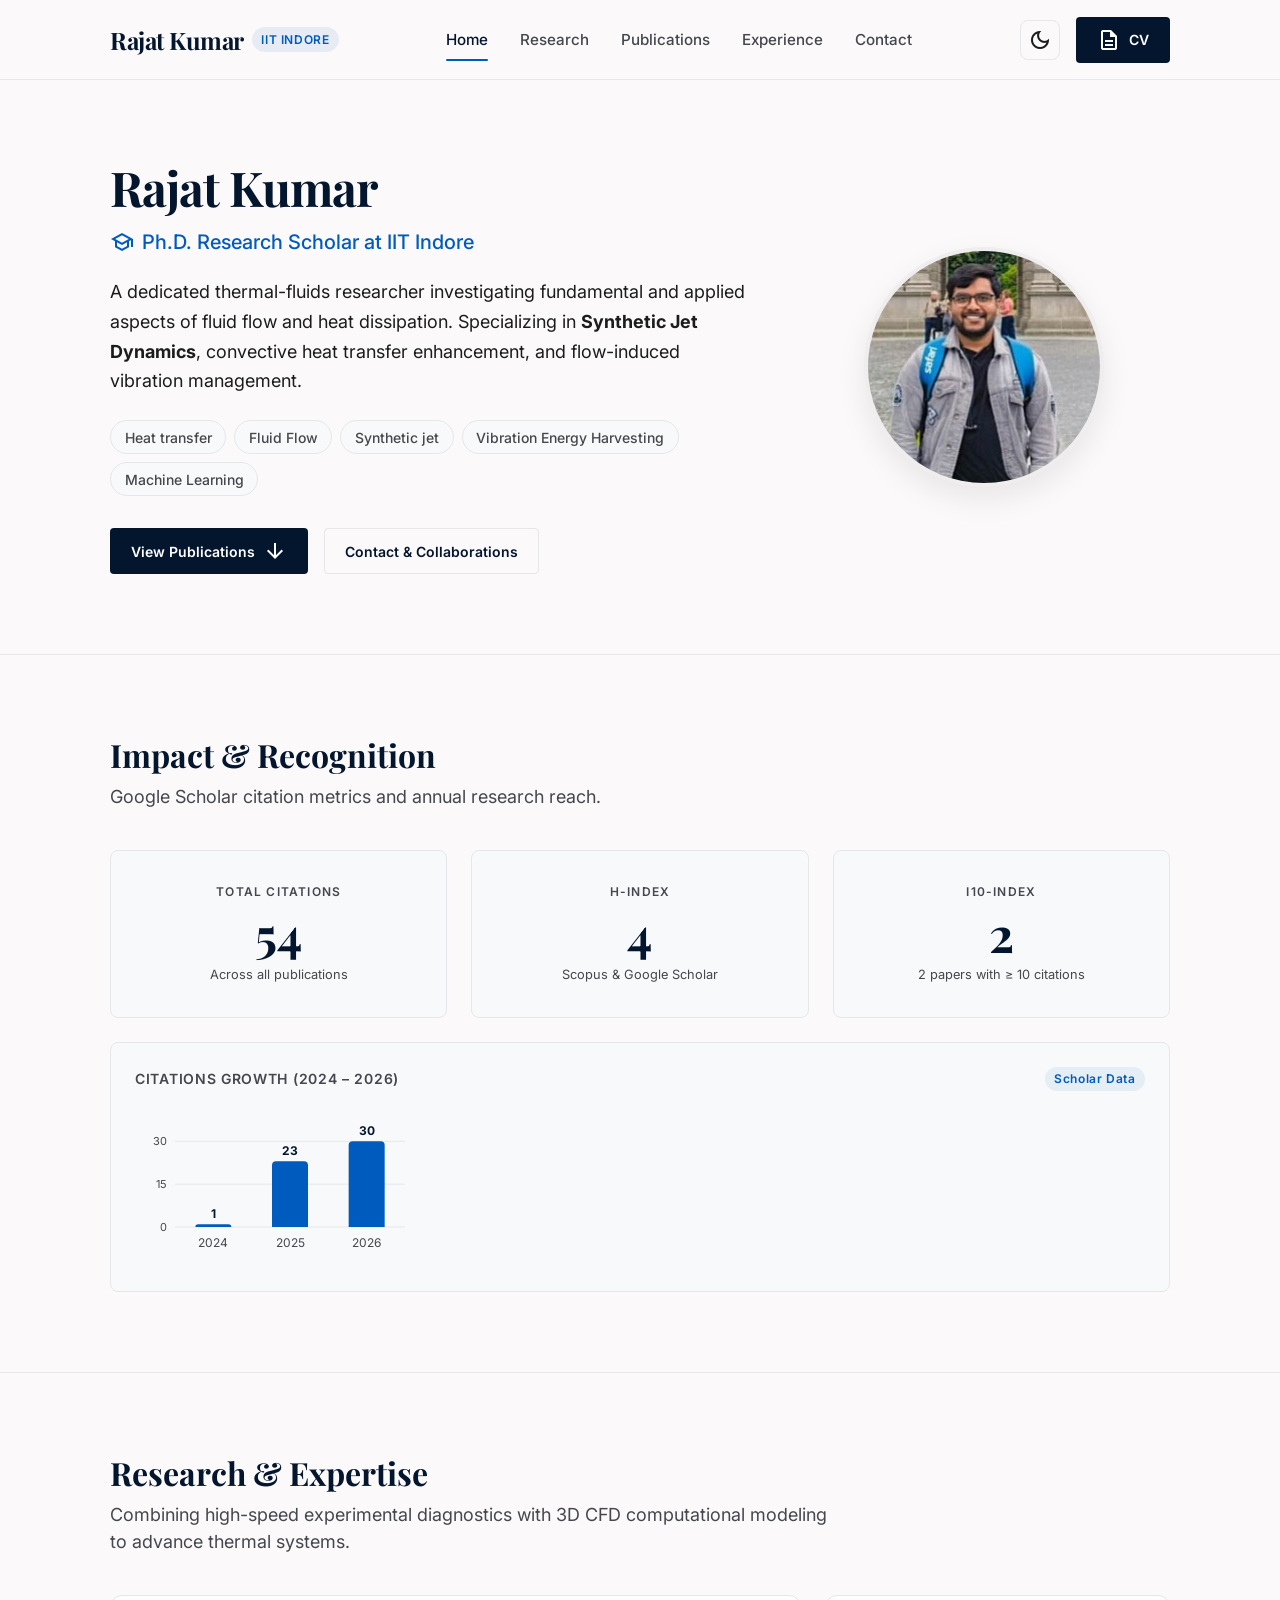
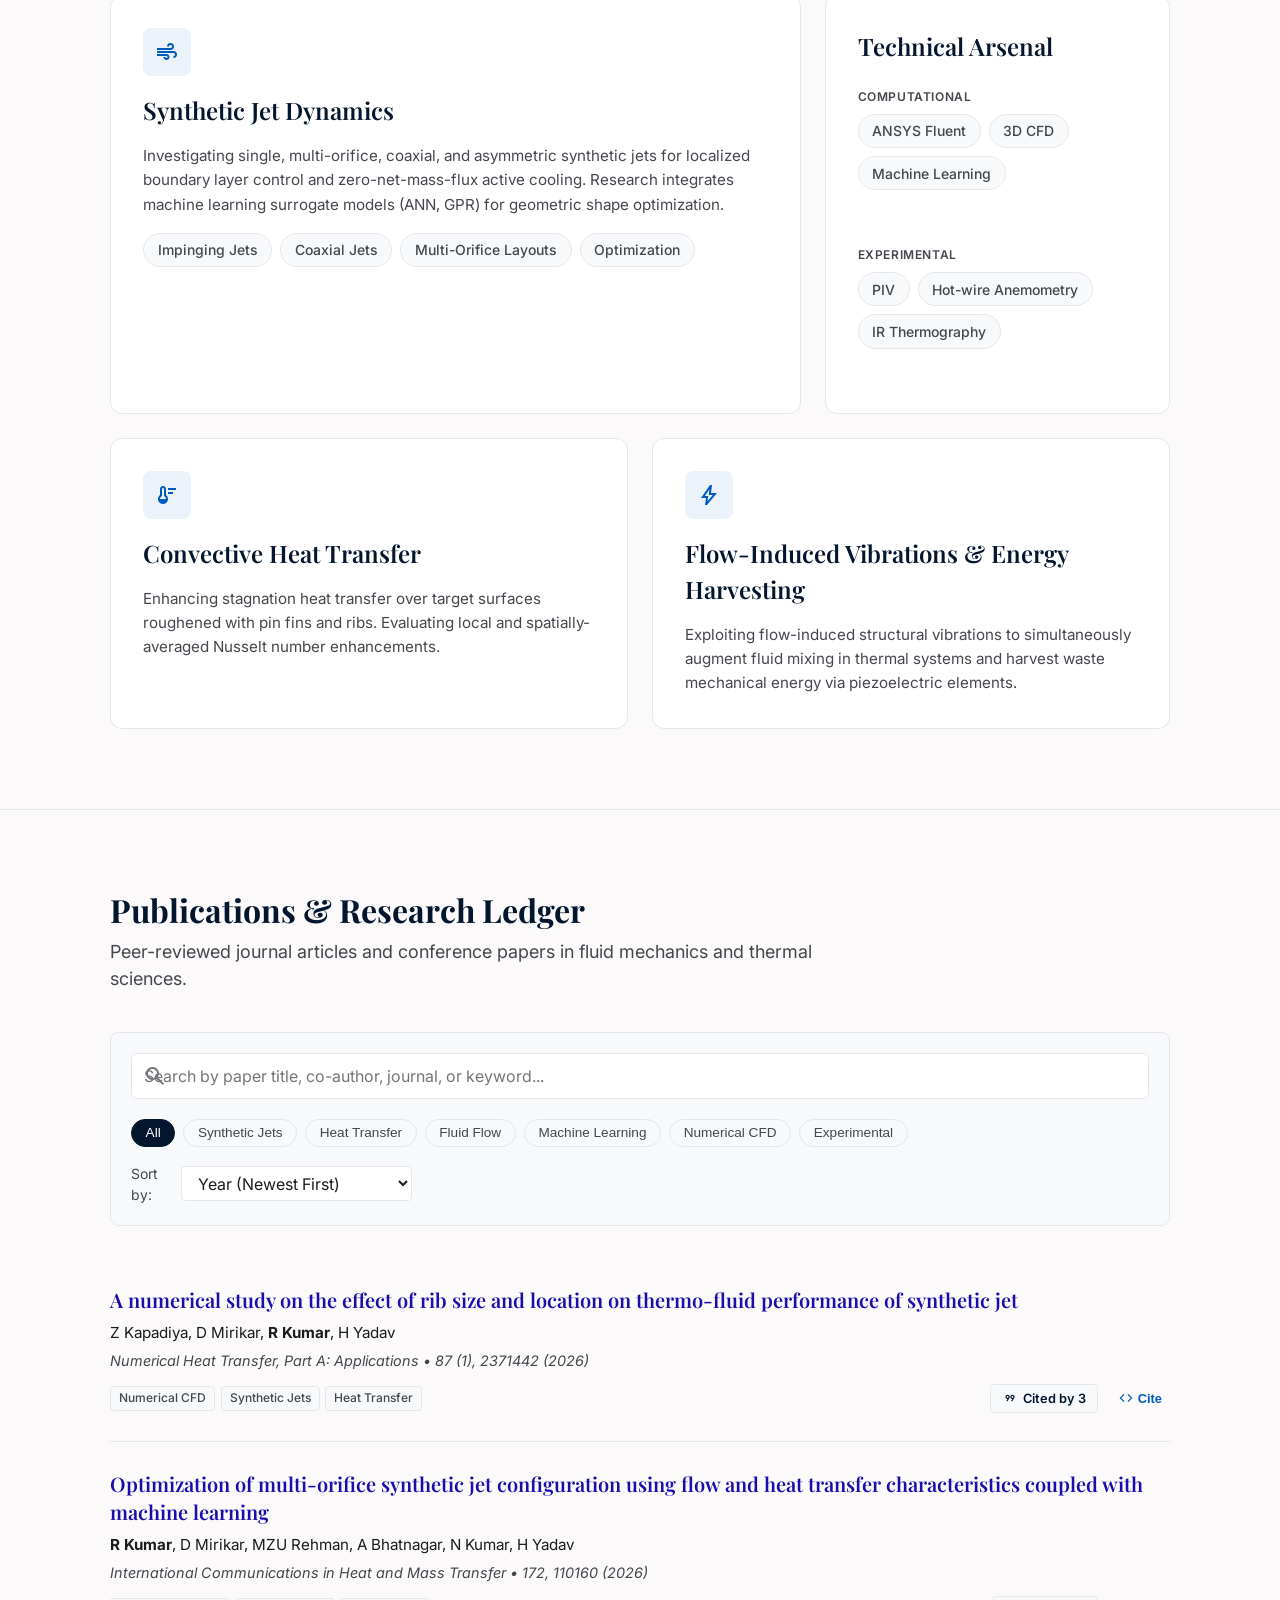
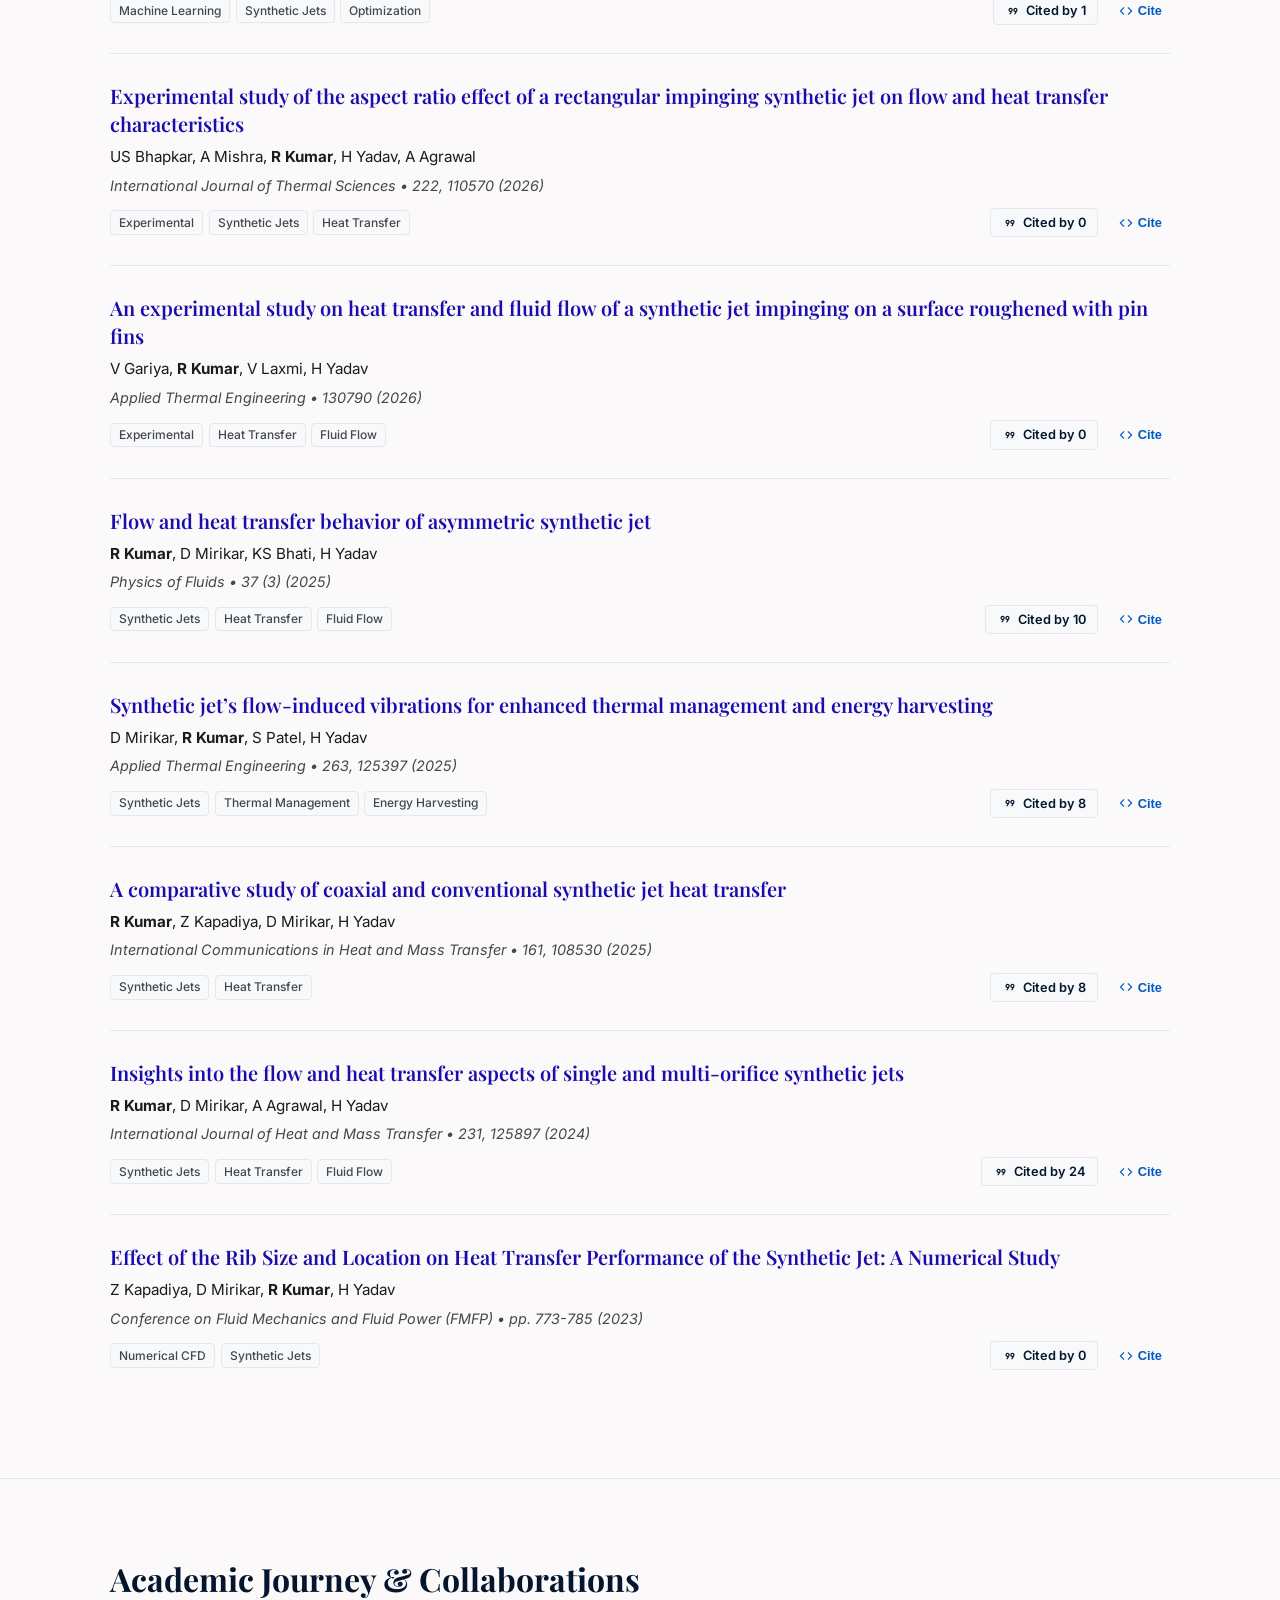
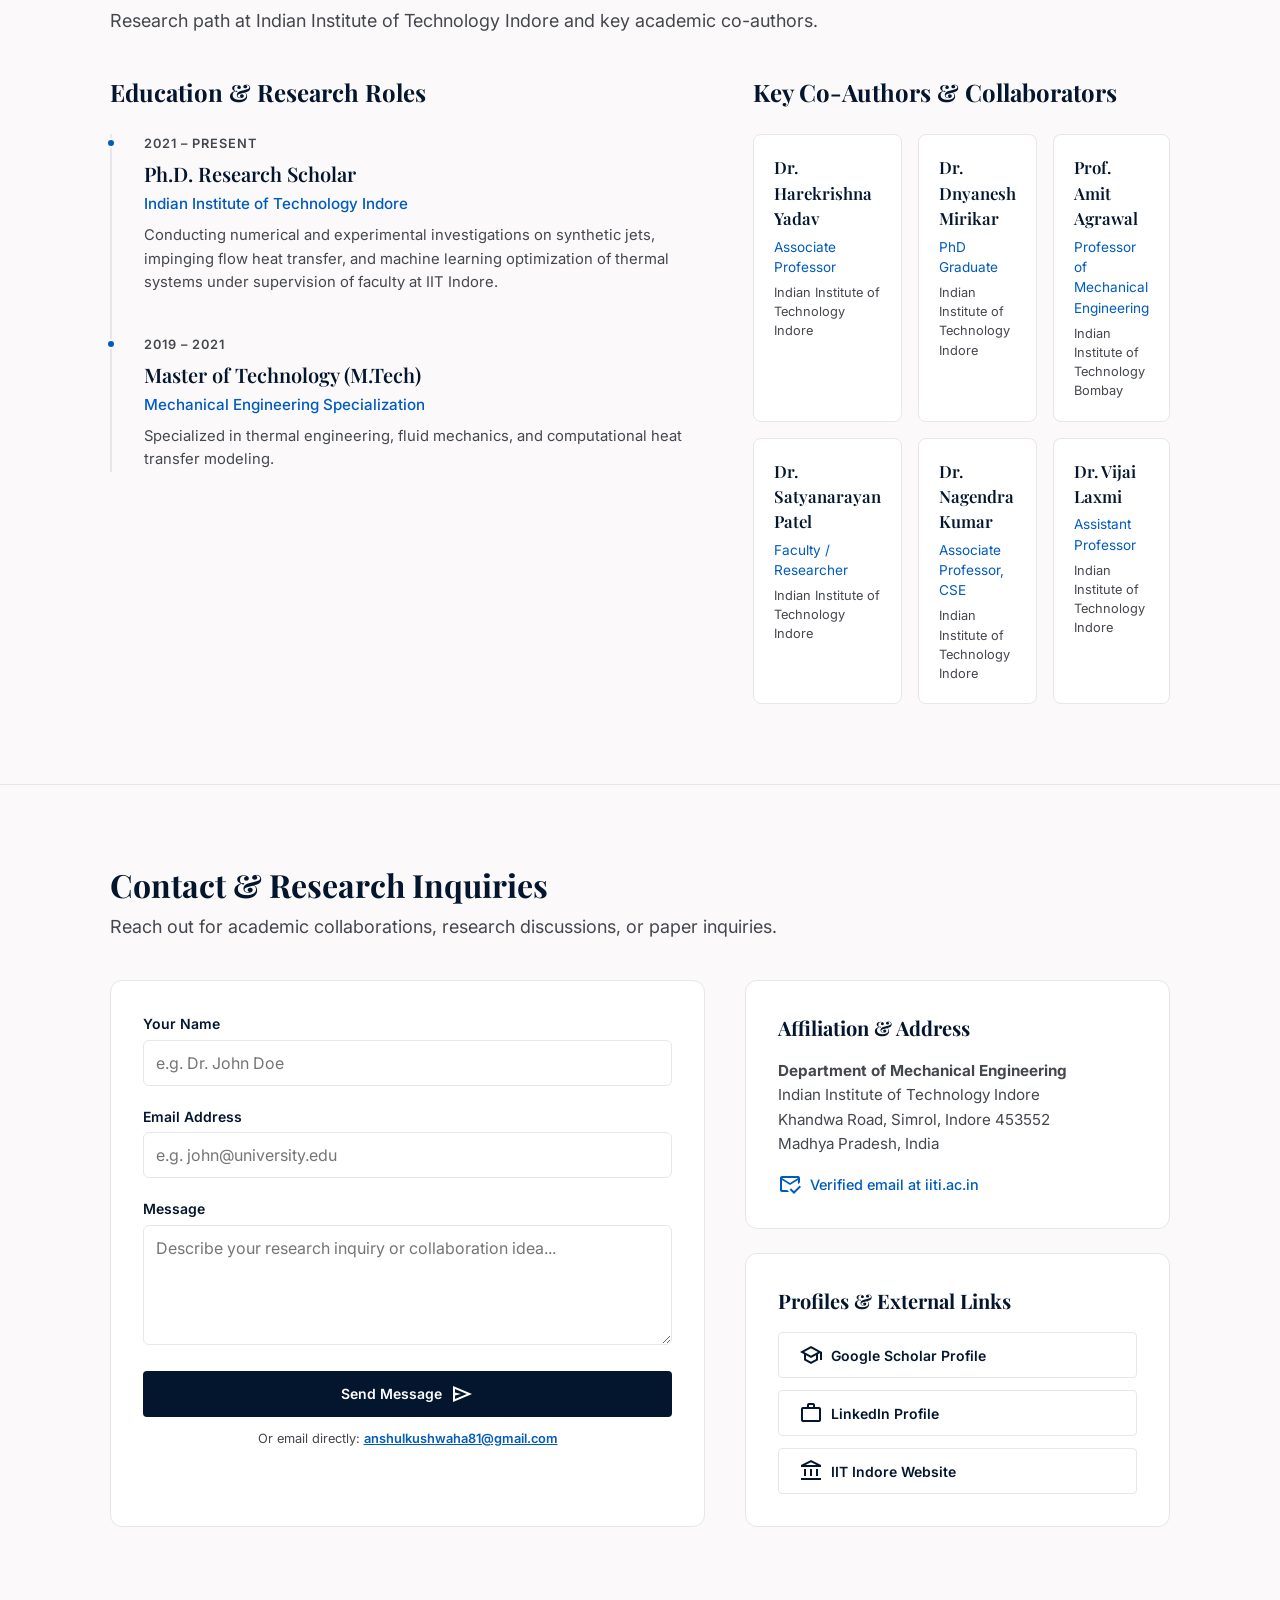
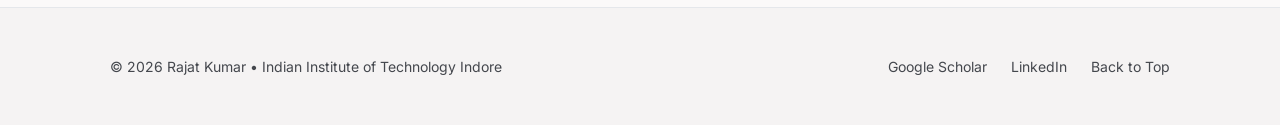
<file: index.html>
<!DOCTYPE html>
<html lang="en">
<head>
    <meta charset="utf-8"/>
    <meta name="viewport" content="width=device-width, initial-scale=1.0, maximum-scale=1.0, user-scalable=no, viewport-fit=cover"/>
    <title>Rajat Kumar | Ph.D. Research Scholar at IIT Indore</title>
    <meta name="description" content="Official academic portfolio of Rajat Kumar, Ph.D. Research Scholar at IIT Indore specializing in Heat Transfer, Fluid Flow, and Synthetic Jet Dynamics."/>
    
    <!-- Google Fonts -->
    <link rel="preconnect" href="https://fonts.googleapis.com"/>
    <link rel="preconnect" href="https://fonts.gstatic.com" crossorigin/>
    <link href="https://fonts.googleapis.com/css2?family=Inter:wght@400;500;600;700&family=Playfair+Display:ital,wght@0,600;0,700;1,400&display=swap" rel="stylesheet"/>
    <link href="https://fonts.googleapis.com/css2?family=Material+Symbols+Outlined:wght,FILL@100..700,0..1&display=swap" rel="stylesheet"/>

    <!-- Custom Stylesheet -->
    <link rel="stylesheet" href="css/styles.css"/>
</head>
<body>

    <!-- Sticky Navigation Bar -->
    <header class="navbar">
        <div class="container navbar-inner">
            <a href="#home" class="brand-logo">
                Rajat Kumar
                <span class="brand-badge">IIT INDORE</span>
            </a>

            <nav>
                <ul class="nav-links" id="nav-links">
                    <li><a href="#home" class="nav-link active">Home</a></li>
                    <li><a href="#research" class="nav-link">Research</a></li>
                    <li><a href="#publications" class="nav-link">Publications</a></li>
                    <li><a href="#experience" class="nav-link">Experience</a></li>
                    <li><a href="#contact" class="nav-link">Contact</a></li>
                </ul>
            </nav>

            <div class="nav-actions">
                <button class="theme-btn" id="theme-toggle-btn" aria-label="Toggle Dark Mode">
                    <span class="material-symbols-outlined">dark_mode</span>
                </button>
                <button class="btn btn-primary" id="cv-open-btn">
                    <span class="material-symbols-outlined">description</span> CV
                </button>
                <button class="mobile-menu-btn" id="mobile-menu-btn" aria-label="Open Menu">
                    <span class="material-symbols-outlined">menu</span>
                </button>
            </div>
        </div>
    </header>

    <!-- Main Application Container -->
    <main>

        <!-- Hero Section -->
        <section class="section" id="home">
            <div class="container">
                <div class="hero-grid">
                    <div>
                        <h1 class="hero-name">Rajat Kumar</h1>
                        <div class="hero-role">
                            <span class="material-symbols-outlined">school</span>
                            Ph.D. Research Scholar at IIT Indore
                        </div>
                        <p class="hero-bio">
                            A dedicated thermal-fluids researcher investigating fundamental and applied aspects of fluid flow and heat dissipation. Specializing in <strong>Synthetic Jet Dynamics</strong>, convective heat transfer enhancement, and flow-induced vibration management.
                        </p>

                        <div class="chips-wrapper">
                            <span class="chip">Heat transfer</span>
                            <span class="chip">Fluid Flow</span>
                            <span class="chip">Synthetic jet</span>
                            <span class="chip">Vibration Energy Harvesting</span>
                            <span class="chip">Machine Learning</span>
                        </div>

                        <div style="display: flex; gap: 1rem; flex-wrap: wrap;">
                            <a href="#publications" class="btn btn-primary">
                                View Publications <span class="material-symbols-outlined">arrow_downward</span>
                            </a>
                            <a href="#contact" class="btn btn-secondary">
                                Contact & Collaborations
                            </a>
                        </div>
                    </div>

                    <div class="avatar-container">
                        <div class="avatar-frame">
                            <img src="assets/profile.jpg" alt="Rajat Kumar - Ph.D. Research Scholar at IIT Indore" class="avatar-img"/>
                        </div>
                    </div>
                </div>
            </div>
        </section>

        <!-- Impact & Metrics Section -->
        <section class="section" id="impact">
            <div class="container">
                <div class="section-header">
                    <h2 class="section-title">Impact & Recognition</h2>
                    <p class="section-subtitle">Google Scholar citation metrics and annual research reach.</p>
                </div>

                <div class="bento-metrics-grid">
                    <div class="metric-card">
                        <div class="metric-label">Total Citations</div>
                        <div class="metric-value">54</div>
                        <div class="metric-sub">Across all publications</div>
                    </div>
                    <div class="metric-card">
                        <div class="metric-label">H-Index</div>
                        <div class="metric-value">4</div>
                        <div class="metric-sub">Scopus & Google Scholar</div>
                    </div>
                    <div class="metric-card">
                        <div class="metric-label">i10-Index</div>
                        <div class="metric-value">2</div>
                        <div class="metric-sub">2 papers with ≥ 10 citations</div>
                    </div>
                </div>

                <!-- Annual Citation Chart -->
                <div class="chart-box">
                    <div class="chart-header">
                        <span class="chart-title">Citations Growth (2024 – 2026)</span>
                        <span class="brand-badge">Scholar Data</span>
                    </div>
                    <div class="chart-canvas-wrapper">
                        <canvas id="citation-chart-canvas"></canvas>
                    </div>
                </div>
            </div>
        </section>

        <!-- Research & Expertise Section -->
        <section class="section" id="research">
            <div class="container">
                <div class="section-header">
                    <h2 class="section-title">Research & Expertise</h2>
                    <p class="section-subtitle">Combining high-speed experimental diagnostics with 3D CFD computational modeling to advance thermal systems.</p>
                </div>

                <div class="research-grid">
                    <!-- Featured Area Card -->
                    <div class="research-card">
                        <div class="research-card-icon">
                            <span class="material-symbols-outlined">air</span>
                        </div>
                        <h3 class="research-card-title">Synthetic Jet Dynamics</h3>
                        <p class="research-card-desc">
                            Investigating single, multi-orifice, coaxial, and asymmetric synthetic jets for localized boundary layer control and zero-net-mass-flux active cooling. Research integrates machine learning surrogate models (ANN, GPR) for geometric shape optimization.
                        </p>
                        <div class="chips-wrapper" style="margin-bottom: 0;">
                            <span class="chip">Impinging Jets</span>
                            <span class="chip">Coaxial Jets</span>
                            <span class="chip">Multi-Orifice Layouts</span>
                            <span class="chip">Optimization</span>
                        </div>
                    </div>

                    <!-- Technical Arsenal Card -->
                    <div class="research-card">
                        <h3 class="research-card-title">Technical Arsenal</h3>
                        
                        <div class="arsenal-group">
                            <div class="arsenal-label">Computational</div>
                            <div class="chips-wrapper">
                                <span class="chip">ANSYS Fluent</span>
                                <span class="chip">3D CFD</span>
                                <span class="chip">Machine Learning</span>
                            </div>
                        </div>

                        <div class="arsenal-group">
                            <div class="arsenal-label">Experimental</div>
                            <div class="chips-wrapper">
                                <span class="chip">PIV</span>
                                <span class="chip">Hot-wire Anemometry</span>
                                <span class="chip">IR Thermography</span>
                            </div>
                        </div>
                    </div>
                </div>

                <div class="sub-grid-2" style="margin-top: 1.5rem;">
                    <div class="research-card">
                        <div class="research-card-icon">
                            <span class="material-symbols-outlined">thermostat</span>
                        </div>
                        <h3 class="research-card-title">Convective Heat Transfer</h3>
                        <p class="research-card-desc">
                            Enhancing stagnation heat transfer over target surfaces roughened with pin fins and ribs. Evaluating local and spatially-averaged Nusselt number enhancements.
                        </p>
                    </div>

                    <div class="research-card">
                        <div class="research-card-icon">
                            <span class="material-symbols-outlined">bolt</span>
                        </div>
                        <h3 class="research-card-title">Flow-Induced Vibrations & Energy Harvesting</h3>
                        <p class="research-card-desc">
                            Exploiting flow-induced structural vibrations to simultaneously augment fluid mixing in thermal systems and harvest waste mechanical energy via piezoelectric elements.
                        </p>
                    </div>
                </div>
            </div>
        </section>

        <!-- Publications Ledger Section -->
        <section class="section" id="publications">
            <div class="container">
                <div class="section-header">
                    <h2 class="section-title">Publications & Research Ledger</h2>
                    <p class="section-subtitle">Peer-reviewed journal articles and conference papers in fluid mechanics and thermal sciences.</p>
                </div>

                <!-- Controls: Search, Topic Filter & Sort -->
                <div class="pub-controls">
                    <div class="search-wrapper">
                        <span class="material-symbols-outlined search-icon">search</span>
                        <input type="text" id="pub-search-input" class="pub-search-input" placeholder="Search by paper title, co-author, journal, or keyword..."/>
                    </div>

                    <div class="pub-filter-bar">
                        <div class="filter-chips-group" id="filter-chips-container">
                            <!-- Populated dynamically via JS -->
                        </div>

                        <div class="sort-group">
                            <span>Sort by:</span>
                            <select id="pub-sort-select" class="sort-select">
                                <option value="year-desc">Year (Newest First)</option>
                                <option value="citations-desc">Citations (Highest First)</option>
                                <option value="title-asc">Title (Alphabetical)</option>
                            </select>
                        </div>
                    </div>
                </div>

                <!-- Publications Dynamic List -->
                <div class="pub-list" id="pub-list-container">
                    <!-- Populated dynamically via JS -->
                </div>
            </div>
        </section>

        <!-- Academic Journey & Co-Authors Section -->
        <section class="section" id="experience">
            <div class="container">
                <div class="section-header">
                    <h2 class="section-title">Academic Journey & Collaborations</h2>
                    <p class="section-subtitle">Research path at Indian Institute of Technology Indore and key academic co-authors.</p>
                </div>

                <div class="hero-grid" style="align-items: start;">
                    <!-- Timeline -->
                    <div>
                        <h3 style="font-family: var(--font-display); font-size: 1.5rem; margin-bottom: 1.5rem; color: var(--color-primary);">Education & Research Roles</h3>
                        <div class="timeline">
                            <div class="timeline-item">
                                <div class="timeline-dot"></div>
                                <div class="timeline-date">2021 – Present</div>
                                <h4 class="timeline-title">Ph.D. Research Scholar</h4>
                                <div class="timeline-institution">Indian Institute of Technology Indore</div>
                                <p class="timeline-desc">
                                    Conducting numerical and experimental investigations on synthetic jets, impinging flow heat transfer, and machine learning optimization of thermal systems under supervision of faculty at IIT Indore.
                                </p>
                            </div>

                            <div class="timeline-item">
                                <div class="timeline-dot"></div>
                                <div class="timeline-date">2019 – 2021</div>
                                <h4 class="timeline-title">Master of Technology (M.Tech)</h4>
                                <div class="timeline-institution">Mechanical Engineering Specialization</div>
                                <p class="timeline-desc">
                                    Specialized in thermal engineering, fluid mechanics, and computational heat transfer modeling.
                                </p>
                            </div>
                        </div>
                    </div>

                    <!-- Co-Authors Cards -->
                    <div>
                        <h3 style="font-family: var(--font-display); font-size: 1.5rem; margin-bottom: 1.5rem; color: var(--color-primary);">Key Co-Authors & Collaborators</h3>
                        <div class="coauthors-grid" id="coauthors-container">
                            <!-- Populated dynamically via JS -->
                        </div>
                    </div>
                </div>
            </div>
        </section>

        <!-- Contact Section -->
        <section class="section" id="contact">
            <div class="container">
                <div class="section-header">
                    <h2 class="section-title">Contact & Research Inquiries</h2>
                    <p class="section-subtitle">Reach out for academic collaborations, research discussions, or paper inquiries.</p>
                </div>

                <div class="contact-grid">
                    <div class="contact-card">
                        <form id="contact-form" name="contact" method="POST" action="https://formsubmit.co/anshulkushwaha81@gmail.com" data-netlify="true">
                            <input type="hidden" name="form-name" value="contact" />
                            <input type="hidden" name="_captcha" value="false" />
                            <input type="hidden" name="_subject" value="New Portfolio Inquiry from Website" />
                            <div class="form-group">
                                <label class="form-label" for="contact-name">Your Name</label>
                                <input type="text" id="contact-name" name="name" class="form-input" placeholder="e.g. Dr. John Doe" required/>
                            </div>

                            <div class="form-group">
                                <label class="form-label" for="contact-email">Email Address</label>
                                <input type="email" id="contact-email" name="email" class="form-input" placeholder="e.g. john@university.edu" required/>
                            </div>

                            <div class="form-group">
                                <label class="form-label" for="contact-message">Message</label>
                                <textarea id="contact-message" name="message" class="form-textarea" placeholder="Describe your research inquiry or collaboration idea..." required></textarea>
                            </div>

                            <button type="submit" id="contact-submit-btn" class="btn btn-primary" style="width: 100%;">
                                Send Message <span class="material-symbols-outlined">send</span>
                            </button>
                            <p style="font-size: 0.8rem; text-align: center; color: var(--color-on-surface-variant); margin-top: 0.75rem;">
                                Or email directly: <a href="mailto:anshulkushwaha81@gmail.com" style="color: var(--color-secondary); font-weight: 600; text-decoration: underline;">anshulkushwaha81@gmail.com</a>
                            </p>
                        </form>
                    </div>

                    <div>
                        <div class="contact-card" style="margin-bottom: 1.5rem;">
                            <h3 style="font-family: var(--font-display); font-size: 1.25rem; margin-bottom: 1rem; color: var(--color-primary);">Affiliation & Address</h3>
                            <p style="font-size: 0.95rem; color: var(--color-on-surface-variant); line-height: 1.6; margin-bottom: 1rem;">
                                <strong>Department of Mechanical Engineering</strong><br/>
                                Indian Institute of Technology Indore<br/>
                                Khandwa Road, Simrol, Indore 453552<br/>
                                Madhya Pradesh, India
                            </p>
                            
                            <div style="display: flex; align-items: center; gap: 0.5rem; font-size: 0.9rem; color: var(--color-secondary); font-weight: 500;">
                                <span class="material-symbols-outlined">mark_email_read</span>
                                Verified email at iiti.ac.in
                            </div>
                        </div>

                        <div class="contact-card">
                            <h3 style="font-family: var(--font-display); font-size: 1.25rem; margin-bottom: 1rem; color: var(--color-primary);">Profiles & External Links</h3>
                            <div style="display: flex; flex-direction: column; gap: 0.75rem;">
                                <a href="https://scholar.google.com/citations?user=LFQyGV4AAAAJ" target="_blank" rel="noopener" class="btn btn-secondary" style="justify-content: flex-start;">
                                    <span class="material-symbols-outlined">school</span> Google Scholar Profile
                                </a>
                                <a href="https://www.linkedin.com/in/rajat-kumar-563643150/?trk=public_profile-settings_see-all-posts" target="_blank" rel="noopener" class="btn btn-secondary" style="justify-content: flex-start;">
                                    <span class="material-symbols-outlined">work</span> LinkedIn Profile
                                </a>
                                <a href="https://www.iiti.ac.in/" target="_blank" rel="noopener" class="btn btn-secondary" style="justify-content: flex-start;">
                                    <span class="material-symbols-outlined">account_balance</span> IIT Indore Website
                                </a>
                            </div>
                        </div>
                    </div>
                </div>
            </div>
        </section>

    </main>

    <!-- Footer -->
    <footer>
        <div class="container footer-inner">
            <div class="footer-copy">
                © 2026 Rajat Kumar • Indian Institute of Technology Indore
            </div>
            <div class="footer-links">
                <a href="https://scholar.google.com/citations?user=LFQyGV4AAAAJ" target="_blank" rel="noopener" class="footer-link">Google Scholar</a>
                <a href="https://www.linkedin.com/in/rajat-kumar-563643150/?trk=public_profile-settings_see-all-posts" target="_blank" rel="noopener" class="footer-link">LinkedIn</a>
                <a href="#home" class="footer-link">Back to Top</a>
            </div>
        </div>
    </footer>

    <!-- Citation Export Modal -->
    <div class="modal-backdrop" id="cite-modal">
        <div class="modal-card">
            <div class="modal-header">
                <div class="modal-title" id="cite-modal-title">Cite Publication</div>
                <button class="modal-close-btn" id="cite-close-btn">&times;</button>
            </div>
            <div class="modal-body">
                <p style="font-size: 0.9rem; color: var(--color-on-surface-variant); margin-bottom: 0.75rem;">Copy BibTeX citation string:</p>
                <div class="citation-code-block" id="cite-code-block"></div>
                <button class="btn btn-primary" id="cite-copy-btn" style="width: 100%;">
                    <span class="material-symbols-outlined">content_copy</span> Copy BibTeX to Clipboard
                </button>
            </div>
        </div>
    </div>

    <!-- Curriculum Vitae Drawer Modal -->
    <div class="modal-backdrop" id="cv-modal">
        <div class="modal-card" style="max-width: 780px;">
            <div class="modal-header">
                <div class="modal-title">Curriculum Vitae — Rajat Kumar</div>
                <button class="modal-close-btn" id="cv-close-btn">&times;</button>
            </div>
            <div class="modal-body">
                <div style="border-bottom: 2px solid var(--color-primary); padding-bottom: 1rem; margin-bottom: 1.5rem; display: flex; align-items: center; gap: 1.25rem;">
                    <img src="assets/profile.jpg" alt="Rajat Kumar" style="width: 72px; height: 72px; border-radius: 50%; object-fit: cover; border: 2px solid var(--color-primary);"/>
                    <div>
                        <h2 style="font-family: var(--font-display); font-size: 1.75rem; color: var(--color-primary); margin: 0;">Rajat Kumar</h2>
                        <p style="font-size: 0.95rem; color: var(--color-secondary); margin: 0.15rem 0;">Ph.D. Research Scholar • Indian Institute of Technology Indore</p>
                        <p style="font-size: 0.85rem; color: var(--color-on-surface-variant); margin: 0;">Verified Email: iiti.ac.in • Google Scholar: 54 Citations (h-index: 4)</p>
                    </div>
                </div>

                <div style="margin-bottom: 1.5rem;">
                    <h3 style="font-size: 1.1rem; font-weight: 600; color: var(--color-primary); text-transform: uppercase; letter-spacing: 0.05em; margin-bottom: 0.5rem;">Research Interests</h3>
                    <p style="font-size: 0.95rem; color: var(--color-on-bg);">Heat Transfer, Fluid Flow, Synthetic Jet Dynamics, Active Thermal Management, Machine Learning Optimization, Flow-Induced Vibrations.</p>
                </div>

                <div style="margin-bottom: 1.5rem;">
                    <h3 style="font-size: 1.1rem; font-weight: 600; color: var(--color-primary); text-transform: uppercase; letter-spacing: 0.05em; margin-bottom: 0.5rem;">Education</h3>
                    <ul style="padding-left: 1.25rem; font-size: 0.95rem; color: var(--color-on-bg); line-height: 1.6;">
                        <li><strong>Ph.D. in Mechanical Engineering</strong> — IIT Indore (2021 – Present)</li>
                        <li><strong>M.Tech in Mechanical Engineering</strong> — Thermal Specialization (2019 – 2021)</li>
                    </ul>
                </div>

                <div style="margin-bottom: 1.5rem;">
                    <h3 style="font-size: 1.1rem; font-weight: 600; color: var(--color-primary); text-transform: uppercase; letter-spacing: 0.05em; margin-bottom: 0.5rem;">Selected Publications Highlights</h3>
                    <ol style="padding-left: 1.25rem; font-size: 0.9rem; color: var(--color-on-bg); line-height: 1.6;">
                        <li>Kumar et al. (2024). Insights into the flow and heat transfer aspects of single and multi-orifice synthetic jets. <em>IJHMT</em> 231, 125897. [24 Citations]</li>
                        <li>Kumar et al. (2025). Flow and heat transfer behavior of asymmetric synthetic jet. <em>Physics of Fluids</em> 37(3). [10 Citations]</li>
                        <li>Mirikar, Kumar et al. (2025). Synthetic jet’s flow-induced vibrations for enhanced thermal management and energy harvesting. <em>Applied Thermal Engineering</em> 263. [8 Citations]</li>
                        <li>Kumar et al. (2026). Optimization of multi-orifice synthetic jet configuration using flow and heat transfer characteristics coupled with machine learning. <em>ICHMT</em> 172.</li>
                    </ol>
                </div>

                <div style="display: flex; gap: 1rem; justify-content: flex-end; margin-top: 2rem;">
                    <button class="btn btn-primary" onclick="window.print()">
                        <span class="material-symbols-outlined">print</span> Print / Save CV as PDF
                    </button>
                </div>
            </div>
        </div>
    </div>

    <!-- Scripts -->
    <script src="js/publications-data.js"></script>
    <script src="js/app.js"></script>
</body>
</html>
</file>
<file: css/styles.css>
/* ==========================================================================
   Design System & Stylesheet - Rajat Kumar Portfolio
   Based on DESIGN.md (Editorial & Minimalist Scholarly Palette)
   ========================================================================== */

:root {
  /* Colors */
  --color-bg: #fbf9f9;
  --color-surface: #ffffff;
  --color-slate-bg: #f8f9fa;
  --color-surface-low: #f5f3f3;
  --color-surface-container: #efeded;
  
  --color-on-bg: #1b1c1c;
  --color-on-surface-variant: #44474d;
  --color-outline: #75777e;
  --color-border-subtle: #e5e7eb;

  --color-primary: #04162e;
  --color-on-primary: #ffffff;
  --color-primary-container: #1a2b44;

  --color-secondary: #005bbf;
  --color-citation-blue: #1a0dab;
  --color-citation-blue-hover: #004492;

  --color-chip-bg: #f8f9fa;
  --color-card-bg: #ffffff;

  /* Typography */
  --font-display: 'Playfair Display', Georgia, serif;
  --font-body: 'Inter', system-ui, -apple-system, sans-serif;

  /* Layout */
  --max-width: 1140px;
  --page-margin: 40px;
  --gutter: 24px;
  --section-gap: 80px;

  /* Transitions */
  --transition-fast: 0.2s cubic-bezier(0.4, 0, 0.2, 1);
  --transition-normal: 0.3s cubic-bezier(0.4, 0, 0.2, 1);
}

/* Dark Mode Overrides */
[data-theme="dark"],
[data-theme="dark"] html,
[data-theme="dark"] body,
[data-theme="dark"] main {
  --color-bg: #0b1320;
  --color-surface: #121c2d;
  --color-slate-bg: #152238;
  --color-surface-low: #18273e;
  --color-surface-container: #1d2f4a;

  --color-on-bg: #f2f4f8;
  --color-on-surface-variant: #a0aec0;
  --color-outline: #4a5568;
  --color-border-subtle: #2d3748;

  --color-primary: #e2e8f0;
  --color-on-primary: #04162e;
  --color-primary-container: #2b3a55;

  --color-secondary: #4f91ff;
  --color-citation-blue: #63b3ed;
  --color-citation-blue-hover: #90cdf4;

  --color-chip-bg: #1e2d42;
  --color-card-bg: #121c2d;

  background-color: #0b1320 !important;
}

/* Global Reset */
*, *::before, *::after {
  box-sizing: border-box;
  margin: 0;
  padding: 0;
}

:root {
  background-color: var(--color-bg);
}

html {
  scroll-behavior: smooth;
  font-size: 16px;
  background-color: var(--color-bg);
  width: 100%;
  max-width: 100vw;
  overflow-x: hidden;
  margin: 0;
  padding: 0;
}

body {
  background-color: var(--color-bg);
  color: var(--color-on-bg);
  font-family: var(--font-body);
  line-height: 1.5;
  -webkit-font-smoothing: antialiased;
  -moz-osx-font-smoothing: grayscale;
  transition: background-color var(--transition-normal), color var(--transition-normal);
  min-height: 100vh;
  width: 100%;
  max-width: 100vw;
  overflow-x: hidden;
  position: relative;
  display: flex;
  flex-direction: column;
  margin: 0;
  padding: 0;
}

/* Container */
.container {
  width: 100%;
  max-width: var(--max-width);
  margin-left: auto;
  margin-right: auto;
  padding-left: var(--page-margin);
  padding-right: var(--page-margin);
  box-sizing: border-box;
}

@media (max-width: 640px) {
  :root {
    --page-margin: 16px;
    --section-gap: 40px;
  }
}

/* Navigation Bar */
.navbar {
  position: sticky;
  top: 0;
  z-index: 100;
  background-color: rgba(251, 249, 249, 0.92);
  backdrop-filter: blur(12px);
  -webkit-backdrop-filter: blur(12px);
  border-bottom: 1px solid var(--color-border-subtle);
  height: 80px;
  transition: background-color var(--transition-normal), border-color var(--transition-normal);
}

[data-theme="dark"] .navbar {
  background-color: rgba(11, 19, 32, 0.92);
}

.navbar-inner {
  display: flex;
  justify-content: space-between;
  align-items: center;
  height: 100%;
}

.brand-logo {
  font-family: var(--font-display);
  font-size: 1.5rem;
  font-weight: 700;
  color: var(--color-primary);
  text-decoration: none;
  letter-spacing: -0.02em;
  display: flex;
  align-items: center;
  gap: 0.5rem;
}

.brand-badge {
  font-family: var(--font-body);
  font-size: 0.75rem;
  font-weight: 600;
  color: var(--color-secondary);
  background: rgba(0, 91, 191, 0.08);
  padding: 0.2rem 0.6rem;
  border-radius: 9999px;
  letter-spacing: 0.05em;
}

.nav-links {
  display: flex;
  align-items: center;
  gap: 2rem;
  list-style: none;
}

.nav-link {
  font-family: var(--font-body);
  font-size: 0.95rem;
  font-weight: 500;
  color: var(--color-on-surface-variant);
  text-decoration: none;
  padding: 0.5rem 0;
  position: relative;
  transition: color var(--transition-fast);
}

.nav-link:hover, .nav-link.active {
  color: var(--color-primary);
}

.nav-link.active::after {
  content: '';
  position: absolute;
  bottom: -4px;
  left: 0;
  width: 100%;
  height: 2px;
  background-color: var(--color-secondary);
  border-radius: 2px;
}

.nav-actions {
  display: flex;
  align-items: center;
  gap: 1rem;
}

/* Theme Toggle Button */
.theme-btn {
  background: transparent;
  border: 1px solid var(--color-border-subtle);
  color: var(--color-on-bg);
  width: 40px;
  height: 40px;
  border-radius: 8px;
  cursor: pointer;
  display: inline-flex;
  align-items: center;
  justify-content: center;
  transition: background-color var(--transition-fast), border-color var(--transition-fast);
}

.theme-btn:hover {
  background-color: var(--color-slate-bg);
}

/* Mobile Menu Toggle */
.mobile-menu-btn {
  display: none;
  background: transparent;
  border: none;
  color: var(--color-on-bg);
  cursor: pointer;
  padding: 0.5rem;
}

@media (max-width: 768px) {
  .nav-links {
    display: none;
  }
  .nav-links.mobile-open {
    display: flex;
    flex-direction: column;
    position: absolute;
    top: 80px;
    left: 0;
    width: 100%;
    background-color: var(--color-bg);
    border-bottom: 1px solid var(--color-border-subtle);
    padding: 1.5rem var(--page-margin);
    gap: 1.25rem;
    box-shadow: 0 10px 25px rgba(0,0,0,0.1);
  }
  .mobile-menu-btn {
    display: block;
  }
}

/* Buttons */
.btn {
  display: inline-flex;
  align-items: center;
  justify-content: center;
  gap: 0.5rem;
  font-family: var(--font-body);
  font-size: 0.875rem;
  font-weight: 600;
  padding: 0.625rem 1.25rem;
  border-radius: 4px;
  cursor: pointer;
  text-decoration: none;
  transition: all var(--transition-fast);
  border: 1px solid transparent;
}

.btn-primary {
  background-color: var(--color-primary);
  color: var(--color-on-primary);
}

.btn-primary:hover {
  opacity: 0.92;
  transform: translateY(-1px);
}

.btn-secondary {
  background-color: transparent;
  color: var(--color-primary);
  border-color: var(--color-border-subtle);
}

.btn-secondary:hover {
  background-color: var(--color-slate-bg);
  border-color: var(--color-outline);
}

.btn-outline-blue {
  background-color: transparent;
  color: var(--color-secondary);
  border-color: var(--color-secondary);
}

.btn-outline-blue:hover {
  background-color: var(--color-secondary);
  color: #ffffff;
}

/* Main Layout & Sections */
main {
  flex: 1;
}

.section {
  padding-top: var(--section-gap);
  padding-bottom: var(--section-gap);
  border-bottom: 1px solid var(--color-border-subtle);
}

.section:last-of-type {
  border-bottom: none;
}

.section-header {
  margin-bottom: 2.5rem;
}

.section-title {
  font-family: var(--font-display);
  font-size: 2rem;
  font-weight: 700;
  color: var(--color-primary);
  line-height: 1.25;
  margin-bottom: 0.5rem;
}

.section-subtitle {
  font-size: 1.125rem;
  color: var(--color-on-surface-variant);
  max-width: 720px;
}

/* Hero Section */
.hero-grid {
  display: grid;
  grid-template-columns: 1fr;
  gap: 3rem;
  align-items: center;
}

@media (min-width: 768px) {
  .hero-grid {
    grid-template-columns: 12fr 7fr;
  }
}

.hero-name {
  font-family: var(--font-display);
  font-size: 3rem;
  font-weight: 700;
  color: var(--color-primary);
  line-height: 1.15;
  letter-spacing: -0.02em;
  margin-bottom: 0.75rem;
}

@media (max-width: 640px) {
  .hero-name {
    font-size: 2.25rem;
  }
}

.hero-role {
  font-size: 1.25rem;
  color: var(--color-secondary);
  font-weight: 500;
  margin-bottom: 1.25rem;
  display: flex;
  align-items: center;
  gap: 0.5rem;
  flex-wrap: wrap;
}

.hero-bio {
  font-size: 1.125rem;
  color: var(--color-on-bg);
  line-height: 1.65;
  max-width: 720px;
  margin-bottom: 1.5rem;
}

.chips-wrapper {
  display: flex;
  flex-wrap: wrap;
  gap: 0.5rem;
  margin-bottom: 2rem;
}

.chip {
  background-color: var(--color-chip-bg);
  border: 1px solid var(--color-border-subtle);
  color: var(--color-on-surface-variant);
  font-size: 0.875rem;
  font-weight: 500;
  padding: 0.35rem 0.85rem;
  border-radius: 9999px;
  transition: all var(--transition-fast);
}

.chip:hover {
  border-color: var(--color-secondary);
  color: var(--color-secondary);
}

/* Avatar Frame */
.avatar-container {
  display: flex;
  justify-content: center;
}

.avatar-frame {
  width: 240px;
  height: 240px;
  border-radius: 50%;
  overflow: hidden;
  border: 4px solid var(--color-surface-container);
  box-shadow: 0 12px 30px rgba(0, 0, 0, 0.08);
  position: relative;
  background-color: var(--color-slate-bg);
}

.avatar-img {
  width: 100%;
  height: 100%;
  object-fit: cover;
}

.avatar-placeholder {
  width: 100%;
  height: 100%;
  display: flex;
  flex-direction: column;
  align-items: center;
  justify-content: center;
  background: linear-gradient(135deg, var(--color-primary-container), var(--color-primary));
  color: #ffffff;
  text-align: center;
  padding: 1.5rem;
}

.avatar-placeholder .initials {
  font-family: var(--font-display);
  font-size: 3.5rem;
  font-weight: 700;
  line-height: 1;
}

.avatar-placeholder .sub-text {
  font-size: 0.8rem;
  opacity: 0.85;
  margin-top: 0.5rem;
}

/* Impact & Metrics Bento Grid */
.bento-metrics-grid {
  display: grid;
  grid-template-columns: repeat(1, 1fr);
  gap: 1.5rem;
}

@media (min-width: 640px) {
  .bento-metrics-grid {
    grid-template-columns: repeat(3, 1fr);
  }
}

.metric-card {
  background-color: var(--color-slate-bg);
  border: 1px solid var(--color-border-subtle);
  border-radius: 8px;
  padding: 2rem 1.5rem;
  text-align: center;
  display: flex;
  flex-direction: column;
  align-items: center;
  justify-content: center;
  transition: transform var(--transition-fast), background-color var(--transition-fast);
}

.metric-card:hover {
  background-color: var(--color-surface-low);
  transform: translateY(-2px);
}

.metric-label {
  font-size: 0.75rem;
  font-weight: 600;
  letter-spacing: 0.1em;
  text-transform: uppercase;
  color: var(--color-on-surface-variant);
  margin-bottom: 0.5rem;
}

.metric-value {
  font-family: var(--font-display);
  font-size: 3rem;
  font-weight: 700;
  color: var(--color-primary);
  line-height: 1;
}

.metric-sub {
  font-size: 0.8rem;
  color: var(--color-on-surface-variant);
  margin-top: 0.5rem;
}

/* Chart Box */
.chart-box {
  background-color: var(--color-slate-bg);
  border: 1px solid var(--color-border-subtle);
  border-radius: 8px;
  padding: 1.5rem;
  margin-top: 1.5rem;
}

.chart-header {
  display: flex;
  justify-content: space-between;
  align-items: center;
  margin-bottom: 1rem;
}

.chart-title {
  font-size: 0.875rem;
  font-weight: 600;
  text-transform: uppercase;
  letter-spacing: 0.05em;
  color: var(--color-on-surface-variant);
}

.chart-canvas-wrapper {
  height: 160px;
  width: 100%;
  position: relative;
}

/* Research & Expertise Bento */
.research-grid {
  display: grid;
  grid-template-columns: repeat(1, 1fr);
  gap: 1.5rem;
}

@media (min-width: 768px) {
  .research-grid {
    grid-template-columns: 2fr 1fr;
  }
}

.research-card {
  background-color: var(--color-card-bg);
  border: 1px solid var(--color-border-subtle);
  border-radius: 12px;
  padding: 2rem;
  display: flex;
  flex-direction: column;
  gap: 1rem;
  position: relative;
  overflow: hidden;
  transition: all var(--transition-fast);
}

.research-card:hover {
  border-color: var(--color-secondary);
  box-shadow: 0 10px 30px rgba(0,0,0,0.04);
}

.research-card-icon {
  width: 48px;
  height: 48px;
  border-radius: 8px;
  background-color: rgba(0, 91, 191, 0.08);
  color: var(--color-secondary);
  display: flex;
  align-items: center;
  justify-content: center;
  font-size: 1.5rem;
}

.research-card-title {
  font-family: var(--font-display);
  font-size: 1.5rem;
  font-weight: 600;
  color: var(--color-primary);
}

.research-card-desc {
  color: var(--color-on-surface-variant);
  font-size: 0.95rem;
  line-height: 1.6;
}

.arsenal-group {
  margin-top: 0.5rem;
}

.arsenal-label {
  font-size: 0.75rem;
  font-weight: 600;
  text-transform: uppercase;
  letter-spacing: 0.05em;
  color: var(--color-on-surface-variant);
  margin-bottom: 0.5rem;
}

.sub-grid-2 {
  display: grid;
  grid-template-columns: repeat(1, 1fr);
  gap: 1.5rem;
}

@media (min-width: 640px) {
  .sub-grid-2 {
    grid-template-columns: repeat(2, 1fr);
  }
}

/* Publications Ledger Controls */
.pub-controls {
  display: flex;
  flex-direction: column;
  gap: 1.25rem;
  margin-bottom: 2rem;
  background-color: var(--color-slate-bg);
  border: 1px solid var(--color-border-subtle);
  border-radius: 8px;
  padding: 1.25rem;
}

.pub-search-input {
  width: 100%;
  padding: 0.75rem 1rem 0.75rem 2.5rem;
  border-radius: 6px;
  border: 1px solid var(--color-border-subtle);
  background-color: var(--color-surface);
  color: var(--color-on-bg);
  font-family: var(--font-body);
  font-size: 0.95rem;
  outline: none;
  transition: border-color var(--transition-fast);
}

.pub-search-input:focus {
  border-color: var(--color-secondary);
}

.search-wrapper {
  position: relative;
}

.search-icon {
  position: absolute;
  left: 0.75rem;
  top: 50%;
  transform: translateY(-50%);
  color: var(--color-outline);
}

.pub-filter-bar {
  display: flex;
  justify-content: space-between;
  align-items: center;
  flex-wrap: wrap;
  gap: 1rem;
}

.filter-chips-group {
  display: flex;
  flex-wrap: wrap;
  gap: 0.5rem;
}

.filter-btn {
  background: transparent;
  border: 1px solid var(--color-border-subtle);
  color: var(--color-on-surface-variant);
  font-size: 0.85rem;
  font-weight: 500;
  padding: 0.35rem 0.85rem;
  border-radius: 9999px;
  cursor: pointer;
  transition: all var(--transition-fast);
}

.filter-btn:hover, .filter-btn.active {
  background-color: var(--color-primary);
  color: var(--color-on-primary);
  border-color: var(--color-primary);
}

.sort-group {
  display: flex;
  align-items: center;
  gap: 0.5rem;
  font-size: 0.875rem;
  color: var(--color-on-surface-variant);
}

.sort-select {
  padding: 0.35rem 0.75rem;
  border-radius: 4px;
  border: 1px solid var(--color-border-subtle);
  background-color: var(--color-surface);
  color: var(--color-on-bg);
  font-family: var(--font-body);
  font-size: 0.85rem;
  outline: none;
  cursor: pointer;
}

/* Publication Item */
.pub-list {
  display: flex;
  flex-direction: column;
}

.pub-item {
  padding: 1.75rem 0;
  border-bottom: 1px solid var(--color-border-subtle);
  transition: background-color var(--transition-fast);
}

.pub-item:last-child {
  border-bottom: none;
}

.pub-title {
  font-family: var(--font-display);
  font-size: 1.25rem;
  font-weight: 600;
  color: var(--color-citation-blue);
  text-decoration: none;
  line-height: 1.4;
  margin-bottom: 0.5rem;
  display: block;
  transition: color var(--transition-fast);
}

.pub-title:hover {
  color: var(--color-secondary);
  text-decoration: underline;
}

.pub-authors {
  font-size: 0.95rem;
  color: var(--color-on-bg);
  margin-bottom: 0.35rem;
}

.pub-journal {
  font-size: 0.9rem;
  font-style: italic;
  color: var(--color-on-surface-variant);
  margin-bottom: 0.75rem;
}

.pub-meta-row {
  display: flex;
  align-items: center;
  justify-content: space-between;
  flex-wrap: wrap;
  gap: 0.75rem;
}

.pub-tags {
  display: flex;
  flex-wrap: wrap;
  gap: 0.35rem;
}

.pub-tag {
  font-size: 0.75rem;
  font-weight: 500;
  padding: 0.15rem 0.5rem;
  background-color: var(--color-slate-bg);
  border: 1px solid var(--color-border-subtle);
  border-radius: 4px;
  color: var(--color-on-surface-variant);
}

.pub-actions {
  display: flex;
  align-items: center;
  gap: 0.75rem;
}

.citation-badge {
  font-size: 0.8rem;
  font-weight: 600;
  color: var(--color-primary);
  background-color: var(--color-slate-bg);
  border: 1px solid var(--color-border-subtle);
  padding: 0.25rem 0.65rem;
  border-radius: 4px;
  display: inline-flex;
  align-items: center;
  gap: 0.35rem;
}

.cite-export-btn {
  background: transparent;
  border: none;
  color: var(--color-secondary);
  font-size: 0.8rem;
  font-weight: 600;
  cursor: pointer;
  display: inline-flex;
  align-items: center;
  gap: 0.25rem;
  padding: 0.25rem 0.5rem;
  border-radius: 4px;
  transition: background-color var(--transition-fast);
}

.cite-export-btn:hover {
  background-color: rgba(0, 91, 191, 0.08);
}

/* Academic Journey & Timeline */
.timeline {
  position: relative;
  padding-left: 2rem;
  border-left: 2px solid var(--color-border-subtle);
}

.timeline-item {
  position: relative;
  margin-bottom: 2.5rem;
}

.timeline-item:last-child {
  margin-bottom: 0;
}

.timeline-dot {
  position: absolute;
  left: calc(-2rem - 6px);
  top: 4px;
  width: 10px;
  height: 10px;
  border-radius: 50%;
  background-color: var(--color-secondary);
  border: 2px solid var(--color-bg);
}

.timeline-date {
  font-size: 0.8rem;
  font-weight: 600;
  text-transform: uppercase;
  letter-spacing: 0.08em;
  color: var(--color-on-surface-variant);
  margin-bottom: 0.35rem;
}

.timeline-title {
  font-family: var(--font-display);
  font-size: 1.25rem;
  font-weight: 600;
  color: var(--color-primary);
  margin-bottom: 0.25rem;
}

.timeline-institution {
  font-size: 0.95rem;
  font-weight: 500;
  color: var(--color-secondary);
  margin-bottom: 0.5rem;
}

.timeline-desc {
  font-size: 0.925rem;
  color: var(--color-on-surface-variant);
  line-height: 1.6;
}

/* Co-Authors Grid */
.coauthors-grid {
  display: grid;
  grid-template-columns: repeat(1, 1fr);
  gap: 1rem;
}

@media (min-width: 640px) {
  .coauthors-grid {
    grid-template-columns: repeat(2, 1fr);
  }
}

@media (min-width: 1024px) {
  .coauthors-grid {
    grid-template-columns: repeat(3, 1fr);
  }
}

.coauthor-card {
  background-color: var(--color-card-bg);
  border: 1px solid var(--color-border-subtle);
  border-radius: 8px;
  padding: 1.25rem;
  display: flex;
  flex-direction: column;
  gap: 0.35rem;
  transition: all var(--transition-fast);
  text-decoration: none;
}

.coauthor-card:hover {
  border-color: var(--color-secondary);
  transform: translateY(-2px);
}

.coauthor-name {
  font-family: var(--font-display);
  font-size: 1.05rem;
  font-weight: 600;
  color: var(--color-primary);
}

.coauthor-role {
  font-size: 0.85rem;
  color: var(--color-secondary);
}

.coauthor-inst {
  font-size: 0.8rem;
  color: var(--color-on-surface-variant);
}

/* Contact Section Grid */
.contact-grid {
  display: grid;
  grid-template-columns: 1fr;
  gap: 2.5rem;
}

@media (min-width: 768px) {
  .contact-grid {
    grid-template-columns: 7fr 5fr;
  }
}

.contact-card {
  background-color: var(--color-card-bg);
  border: 1px solid var(--color-border-subtle);
  border-radius: 12px;
  padding: 2rem;
  width: 100%;
  max-width: 100%;
  box-sizing: border-box;
  overflow: hidden;
}

.form-group {
  margin-bottom: 1.25rem;
  width: 100%;
  max-width: 100%;
}

.form-label {
  display: block;
  font-size: 0.875rem;
  font-weight: 600;
  color: var(--color-primary);
  margin-bottom: 0.35rem;
}

.form-input, .form-textarea, input[type="text"], input[type="email"], textarea, select {
  width: 100%;
  max-width: 100%;
  box-sizing: border-box;
  padding: 0.75rem;
  border-radius: 6px;
  border: 1px solid var(--color-border-subtle);
  background-color: var(--color-surface);
  color: var(--color-on-bg);
  font-family: var(--font-body);
  font-size: 16px !important; /* Prevents auto-zoom on mobile browsers */
  outline: none;
  touch-action: manipulation;
  transition: border-color var(--transition-fast);
}

.form-input:focus, .form-textarea:focus, input:focus, textarea:focus {
  border-color: var(--color-secondary);
}

.form-textarea {
  resize: vertical;
  min-height: 120px;
}

/* Footer */
footer {
  background-color: var(--color-surface-low);
  border-top: 1px solid var(--color-border-subtle);
  padding: 3rem 0;
  margin-top: auto;
}

.footer-inner {
  display: flex;
  flex-direction: column;
  align-items: center;
  justify-content: space-between;
  gap: 1.5rem;
}

@media (min-width: 640px) {
  .footer-inner {
    flex-direction: row;
  }
}

.footer-copy {
  font-size: 0.875rem;
  color: var(--color-on-surface-variant);
}

.footer-links {
  display: flex;
  gap: 1.5rem;
}

.footer-link {
  font-size: 0.875rem;
  color: var(--color-on-surface-variant);
  text-decoration: none;
  transition: color var(--transition-fast);
}

.footer-link:hover {
  color: var(--color-primary);
}

/* Modals */
.modal-backdrop {
  position: fixed;
  inset: 0;
  z-index: 200;
  background-color: rgba(0, 0, 0, 0.5);
  backdrop-filter: blur(4px);
  display: flex;
  align-items: center;
  justify-content: center;
  padding: 1.5rem;
  opacity: 0;
  pointer-events: none;
  transition: opacity var(--transition-fast);
}

.modal-backdrop.active {
  opacity: 1;
  pointer-events: auto;
}

.modal-card {
  background-color: var(--color-surface);
  border-radius: 12px;
  border: 1px solid var(--color-border-subtle);
  width: 100%;
  max-width: 680px;
  max-height: 85vh;
  overflow-y: auto;
  box-shadow: 0 20px 40px rgba(0, 0, 0, 0.2);
  transform: translateY(20px);
  transition: transform var(--transition-fast);
}

.modal-backdrop.active .modal-card {
  transform: translateY(0);
}

.modal-header {
  padding: 1.5rem;
  border-bottom: 1px solid var(--color-border-subtle);
  display: flex;
  align-items: center;
  justify-content: space-between;
}

.modal-title {
  font-family: var(--font-display);
  font-size: 1.25rem;
  font-weight: 600;
  color: var(--color-primary);
}

.modal-close-btn {
  background: transparent;
  border: none;
  font-size: 1.5rem;
  color: var(--color-outline);
  cursor: pointer;
  line-height: 1;
}

.modal-body {
  padding: 1.5rem;
}

.citation-code-block {
  background-color: var(--color-slate-bg);
  border: 1px solid var(--color-border-subtle);
  border-radius: 6px;
  padding: 1rem;
  font-family: monospace;
  font-size: 0.85rem;
  white-space: pre-wrap;
  word-break: break-all;
  color: var(--color-on-bg);
  margin-bottom: 1rem;
}

/* Toast Notifications */
.toast-container {
  position: fixed;
  bottom: 24px;
  right: 24px;
  z-index: 300;
  display: flex;
  flex-direction: column;
  gap: 10px;
}

.toast {
  background-color: var(--color-primary);
  color: var(--color-on-primary);
  padding: 0.75rem 1.25rem;
  border-radius: 6px;
  font-size: 0.875rem;
  font-weight: 500;
  box-shadow: 0 10px 25px rgba(0,0,0,0.15);
  display: flex;
  align-items: center;
  gap: 0.5rem;
  animation: toastIn 0.3s cubic-bezier(0.4, 0, 0.2, 1);
}

@keyframes toastIn {
  from {
    opacity: 0;
    transform: translateY(20px);
  }
  to {
    opacity: 1;
    transform: translateY(0);
  }
}

/* Mobile Optimization & Pinch-Zoom Overflow Prevention */
@media (max-width: 640px) {
  .hero-name {
    font-size: clamp(1.85rem, 7vw, 2.5rem);
    word-break: break-word;
  }
  .hero-bio {
    font-size: 1rem;
    line-height: 1.55;
  }
  .section-title {
    font-size: clamp(1.4rem, 5.5vw, 1.85rem);
    word-break: break-word;
  }
  .pub-title {
    font-size: 1.1rem;
    word-break: break-word;
    overflow-wrap: anywhere;
  }
  .pub-meta-row {
    flex-direction: column;
    align-items: flex-start;
    gap: 0.5rem;
  }
  .pub-actions {
    width: 100%;
    justify-content: space-between;
  }
  .modal-card {
    width: 94%;
    max-height: 90vh;
  }
  .modal-header, .modal-body {
    padding: 1rem;
  }
  .toast-container {
    right: 12px;
    left: 12px;
    bottom: 16px;
  }
  .toast {
    font-size: 0.8rem;
    padding: 0.65rem 1rem;
  }
}
</file>
